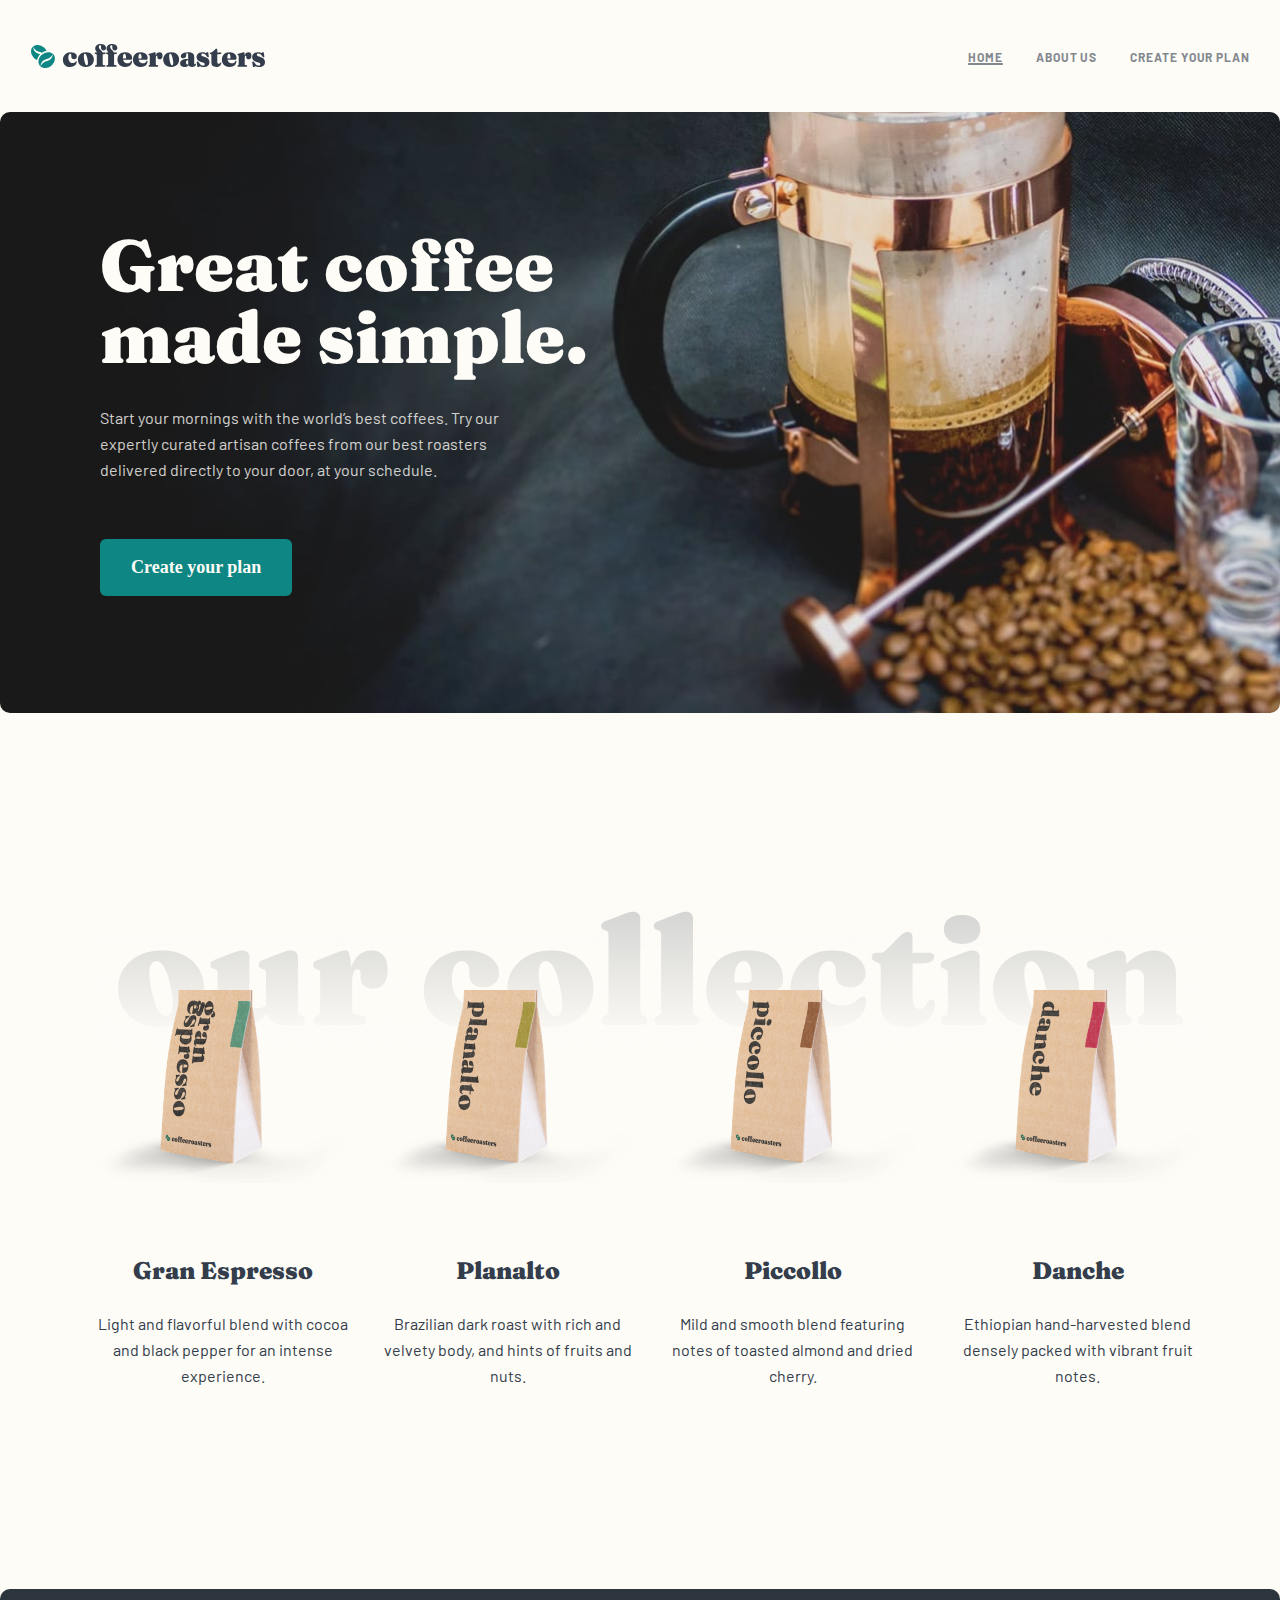
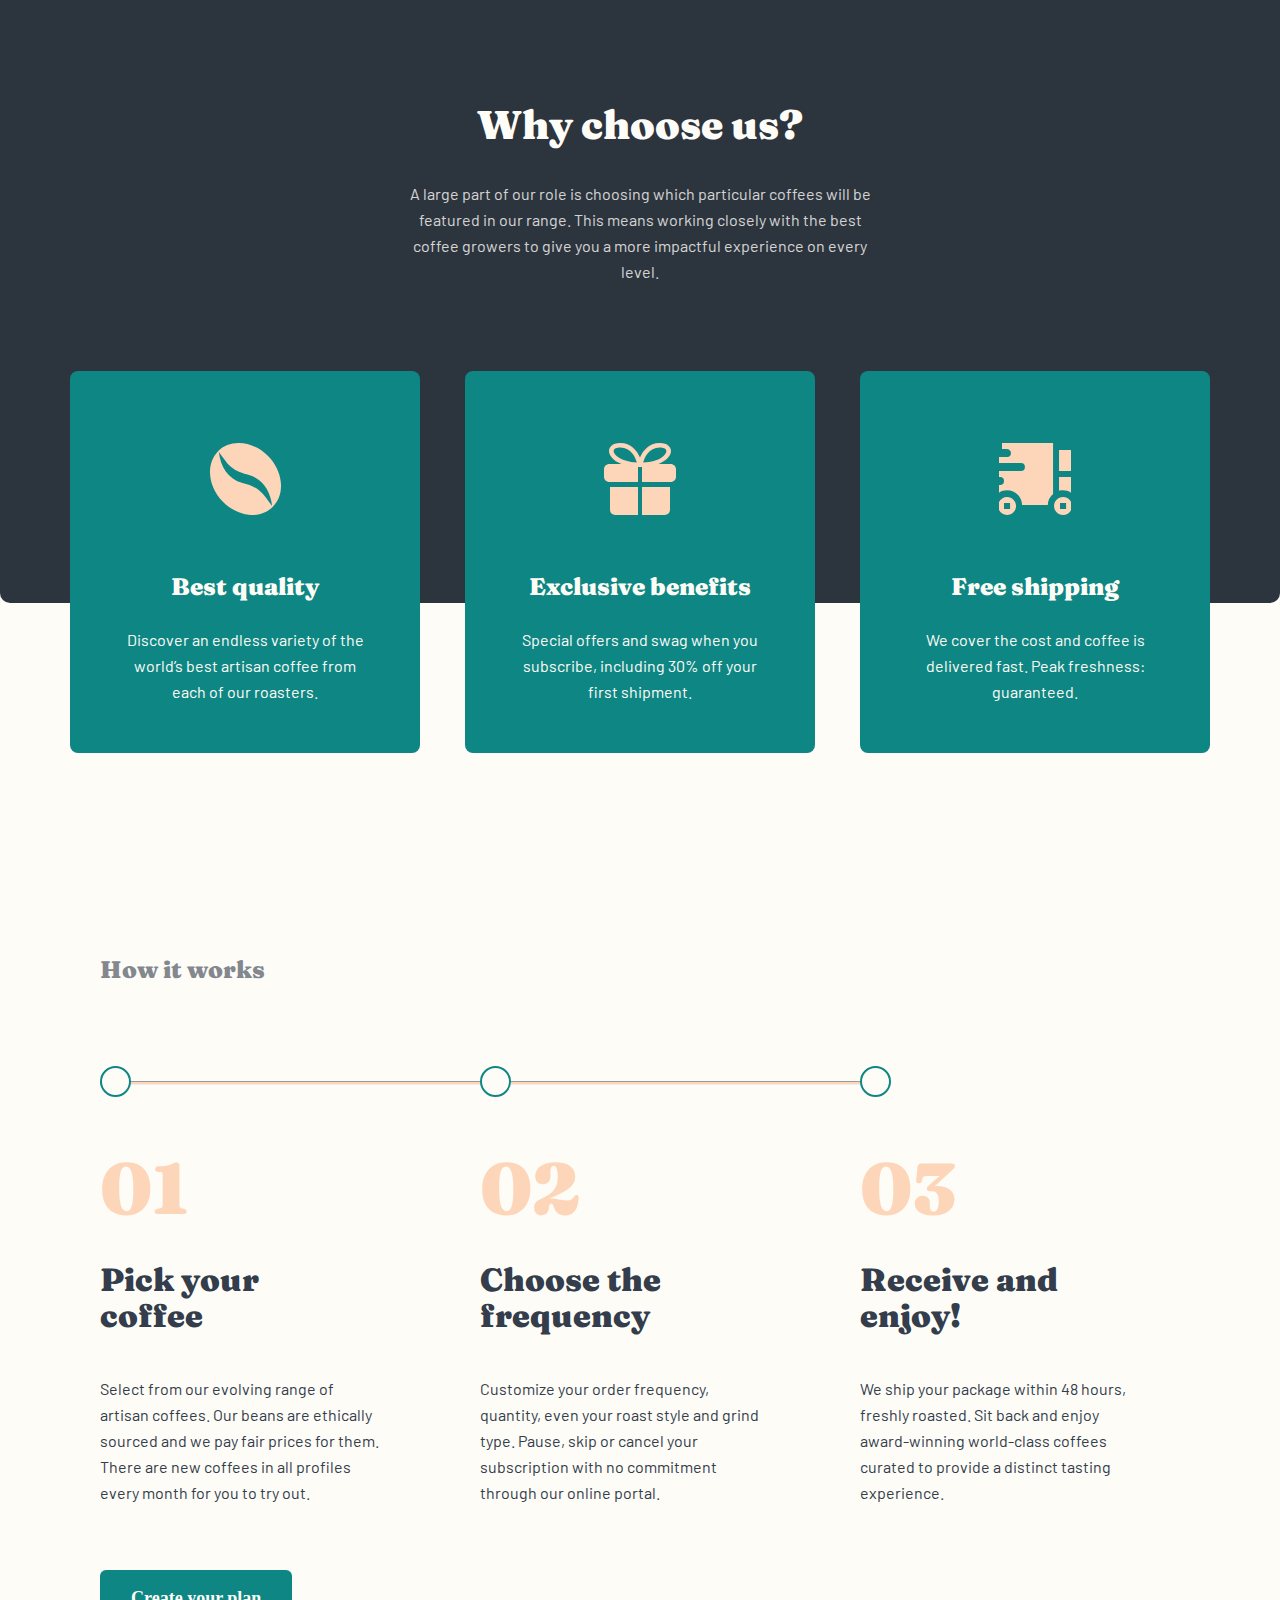
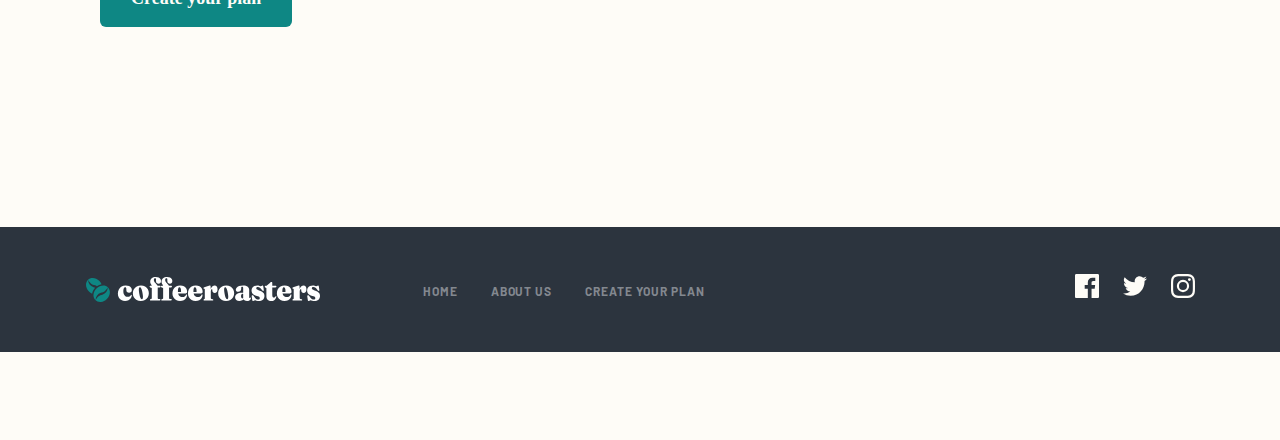
<file: index.html>
<!DOCTYPE html>
<html lang="en">
  <head>
    <meta charset="UTF-8" />
    <meta name="viewport" content="width=device-width, initial-scale=1.0" />
    <title>Coffeeroasters | Home</title>
    <link
    rel="shortcut icon"
    href="../images/mug-hot-solid.svg"
    type="image/x-icon"
  />
    <link rel="stylesheet" href="./css/normalize.css" />
    <link rel="stylesheet" href="./css/global.css" />
    <link rel="stylesheet" href="./css/home.css" />
  </head>
  <body>
    <!-- HEADER START -->
    <header class="header">
      <div class="header__container container">
        <!-- LOGO -->
        <a class="site-logo" href="./index.html">
          <img
            class="site-logo__image"
            src="./images/shared/desktop/logo.svg"
            alt="Coffeeroasters logo"
            width="236"
            height="26"
          />
        </a>
        <!-- NAVBAR -->
        <nav class="sitenav">
          <ul class="sitenav__list">
            <li class="sitenav__item">
              <a class="sitenav__link" id="active" href="./index.html">HOME</a>
            </li>
            <li class="sitenav__item">
              <a class="sitenav__link" href="./pages/about.html">ABOUT US</a>
            </li>
            <li class="sitenav__item">
              <a class="sitenav__link" href="./pages/subscribe.html"
                >Create your plan</a
              >
            </li>
          </ul>
        </nav>
      </div>
    </header>
    <!-- HEADER END -->

    <!-- MAIN START -->
    <main class="main">
      <section class="hero">
        <div class="hero__container container">
          <h1 class="hero__title">Great coffee made simple.</h1>
          <p class="hero__description">
            Start your mornings with the world’s best coffees. Try our expertly
            curated artisan coffees from our best roasters delivered directly to
            your door, at your schedule.
          </p>
          <a class="hero__btn btn" href="./pages/subscribe.html"
            >Create your plan</a
          >
        </div>
      </section>
      <section class="features">
        <div class="features__container container">
          <img src="./images/home/desktop/collection.png" alt="" />
          <ul class="features__list">
            <li class="features__item">
              <img
                class="features__item-img"
                src="./images/home/desktop/image-gran-espresso.png"
                alt="image-gran-espresso"
                width="255"
                height="193"
              />
              <h4 class="features__item-title">Gran Espresso</h4>
              <p class="features__item-text">
                Light and flavorful blend with cocoa and black pepper for an
                intense experience.
              </p>
            </li>
            <li class="features__item">
              <img
                class="features__item-img"
                src="./images/home/desktop/image-planalto.png"
                alt="image-planalto planalto"
                width="255"
                height="193"
              />
              <h4 class="features__item-title">Planalto</h4>
              <p class="features__item-text">
                Brazilian dark roast with rich and velvety body, and hints of
                fruits and nuts.
              </p>
            </li>
            <li class="features__item">
              <img
                class="features__item-img"
                src="./images/home/desktop/image-piccollo.png"
                alt="image-piccollo"
                width="255"
                height="193"
              />
              <h4 class="features__item-title">Piccollo</h4>
              <p class="features__item-text">
                Mild and smooth blend featuring notes of toasted almond and
                dried cherry.
              </p>
            </li>
            <li class="features__item">
              <img
                class="features__item-img"
                src="./images/home/desktop/image-danche.png"
                alt="image-danche"
                width="255"
                height="193"
              />
              <h4 class="features__item-title">Danche</h4>
              <p class="features__item-text">
                Ethiopian hand-harvested blend densely packed with vibrant fruit
                notes.
              </p>
            </li>
          </ul>
        </div>
      </section>

      <section class="promo">
        <div class="promo__container container">
          <h2 class="promo__title">Why choose us?</h2>
          <p class="promo__text">
            A large part of our role is choosing which particular coffees will
            be featured in our range. This means working closely with the best
            coffee growers to give you a more impactful experience on every
            level.
          </p>
          <ul class="promo__list">
            <li class="promo__item">
              <img
                class="promo__img"
                src="./images/home/desktop/icon-coffee-bean.svg"
                alt="icon-coffee-bean"
                width="72"
                height="72"
              />
              <h4 class="promo__item-title">Best quality</h4>
              <p class="promo__item-text">
                Discover an endless variety of the world’s best artisan coffee
                from each of our roasters.
              </p>
            </li>
            <li class="promo__item">
              <img
                class="promo__img"
                src="./images/home/desktop/icon-gift.svg"
                alt="icon-gift"
                width="72"
                height="72"
              />
              <h4 class="promo__item-title">Exclusive benefits</h4>
              <p class="promo__item-text">
                Special offers and swag when you subscribe, including 30% off
                your first shipment.
              </p>
            </li>
            <li class="promo__item">
              <img
                class="promo__img"
                src="./images/home/desktop/icon-truck.svg"
                alt="icon-truck"
                width="72"
                height="72"
              />
              <h4 class="promo__item-title">Free shipping</h4>
              <p class="promo__item-text">
                We cover the cost and coffee is delivered fast. Peak freshness:
                guaranteed.
              </p>
            </li>
          </ul>
        </div>
      </section>
      <section class="works">
        <div class="works__container container">
          <h4 class="works__title">How it works</h4>
          <div class="works__box">
            <div class="works__box-img">
              <img
                src="./images/home/desktop/circle.svg"
                alt="circle-img"
                width="31"
                height="31"
              />
              <img
                src="./images/home/desktop/circle.svg"
                alt="circle-img"
                width="31"
                height="31"
              />
              <img
                src="./images/home/desktop/circle.svg"
                alt="circle-img"
                width="31"
                height="31"
              />
            </div>
            <hr class="works__box-line" />
          </div>
          <ul class="works__list">
            <li class="works__item">
              <h2 class="works__item-number">01</h2>
              <h3 class="works__item-title">Pick your coffee</h3>
              <p class="works__item-text">
                Select from our evolving range of artisan coffees. Our beans are
                ethically sourced and we pay fair prices for them. There are new
                coffees in all profiles every month for you to try out.
              </p>
            </li>
            <li class="works__item">
              <h2 class="works__item-number">02</h2>
              <h3 class="works__item-title">Choose the frequency</h3>
              <p class="works__item-text">
                Customize your order frequency, quantity, even your roast style
                and grind type. Pause, skip or cancel your subscription with no
                commitment through our online portal.
              </p>
            </li>
            <li class="works__item">
              <h2 class="works__item-number">03</h2>
              <h3 class="works__item-title">Receive and enjoy!</h3>
              <p class="works__item-text">
                We ship your package within 48 hours, freshly roasted. Sit back
                and enjoy award-winning world-class coffees curated to provide a
                distinct tasting experience.
              </p>
            </li>
          </ul>
          <a class="hero__btn btn" href="./pages/subscribe.html"
          >Create your plan</a

        </div>
      </section>
    </main>
    <!-- MAIN END -->

    <!-- FOOTER START -->
    <footer class="footer">
      <div class="footer__container container">
        <!-- LOGO -->
        <a class="site-logo" href="./index.html">
          <img
            class="site-logo__image"
            src="./images/shared/desktop/logo-white.svg"
            alt="Coffeeroasters logo"
            width="236"
            height="26"
          />
        </a>
        <nav class="sitenav footer-sitenav">
          <ul class="sitenav__list">
            <li class="sitenav__item">
              <a class="sitenav__link" href="">HOME</a>
            </li>
            <li class="sitenav__item">
              <a class="sitenav__link" href="">ABOUT US</a>
            </li>
            <li class="sitenav__item">
              <a class="sitenav__link" href="">Create your plan</a>
            </li>
          </ul>
        </nav>

        <!-- SOCIALS -->
        <ul class="footer__socials-list">
          <li class="footer__socials-item">
            <a class="footer__socials-link" href="">
              <svg xmlns="http://www.w3.org/2000/svg" width="24" height="24">
                <path
                  fill="#FEFCF7"
                  d="M22.675 0H1.325C.593 0 0 .593 0 1.325v21.351C0 23.407.593 24 1.325 24H12.82v-9.294H9.692v-3.622h3.128V8.413c0-3.1 1.893-4.788 4.659-4.788 1.325 0 2.463.099 2.795.143v3.24l-1.918.001c-1.504 0-1.795.715-1.795 1.763v2.313h3.587l-.467 3.622h-3.12V24h6.116c.73 0 1.323-.593 1.323-1.325V1.325C24 .593 23.407 0 22.675 0z"
                />
              </svg>
            </a>
          </li>
          <li class="footer__socials-item">
            <a class="footer__socials-link" href="">
              <svg xmlns="http://www.w3.org/2000/svg" width="24" height="20">
                <path
                  fill="#FEFCF7"
                  d="M24 2.557a9.83 9.83 0 01-2.828.775A4.932 4.932 0 0023.337.608a9.864 9.864 0 01-3.127 1.195A4.916 4.916 0 0016.616.248c-3.179 0-5.515 2.966-4.797 6.045A13.978 13.978 0 011.671 1.149a4.93 4.93 0 001.523 6.574 4.903 4.903 0 01-2.229-.616c-.054 2.281 1.581 4.415 3.949 4.89a4.935 4.935 0 01-2.224.084 4.928 4.928 0 004.6 3.419A9.9 9.9 0 010 17.54a13.94 13.94 0 007.548 2.212c9.142 0 14.307-7.721 13.995-14.646A10.025 10.025 0 0024 2.557z"
                />
              </svg>
            </a>
          </li>
          <li class="footer__socials-item">
            <a class="footer__socials-link" href="">
              <svg xmlns="http://www.w3.org/2000/svg" width="24" height="24">
                <path
                  fill="#FEFCF7"
                  d="M12 2.163c3.204 0 3.584.012 4.85.07 3.252.148 4.771 1.691 4.919 4.919.058 1.265.069 1.645.069 4.849 0 3.205-.012 3.584-.069 4.849-.149 3.225-1.664 4.771-4.919 4.919-1.266.058-1.644.07-4.85.07-3.204 0-3.584-.012-4.849-.07-3.26-.149-4.771-1.699-4.919-4.92-.058-1.265-.07-1.644-.07-4.849 0-3.204.013-3.583.07-4.849.149-3.227 1.664-4.771 4.919-4.919 1.266-.057 1.645-.069 4.849-.069zM12 0C8.741 0 8.333.014 7.053.072 2.695.272.273 2.69.073 7.052.014 8.333 0 8.741 0 12c0 3.259.014 3.668.072 4.948.2 4.358 2.618 6.78 6.98 6.98C8.333 23.986 8.741 24 12 24c3.259 0 3.668-.014 4.948-.072 4.354-.2 6.782-2.618 6.979-6.98.059-1.28.073-1.689.073-4.948 0-3.259-.014-3.667-.072-4.947-.196-4.354-2.617-6.78-6.979-6.98C15.668.014 15.259 0 12 0zm0 5.838a6.162 6.162 0 100 12.324 6.162 6.162 0 000-12.324zM12 16a4 4 0 110-8 4 4 0 010 8zm6.406-11.845a1.44 1.44 0 100 2.881 1.44 1.44 0 000-2.881z"
                />
              </svg>
            </a>
          </li>
        </ul>
      </div>
    </footer>
    <!-- FOOTER END -->
  </body>
</html>
</file>
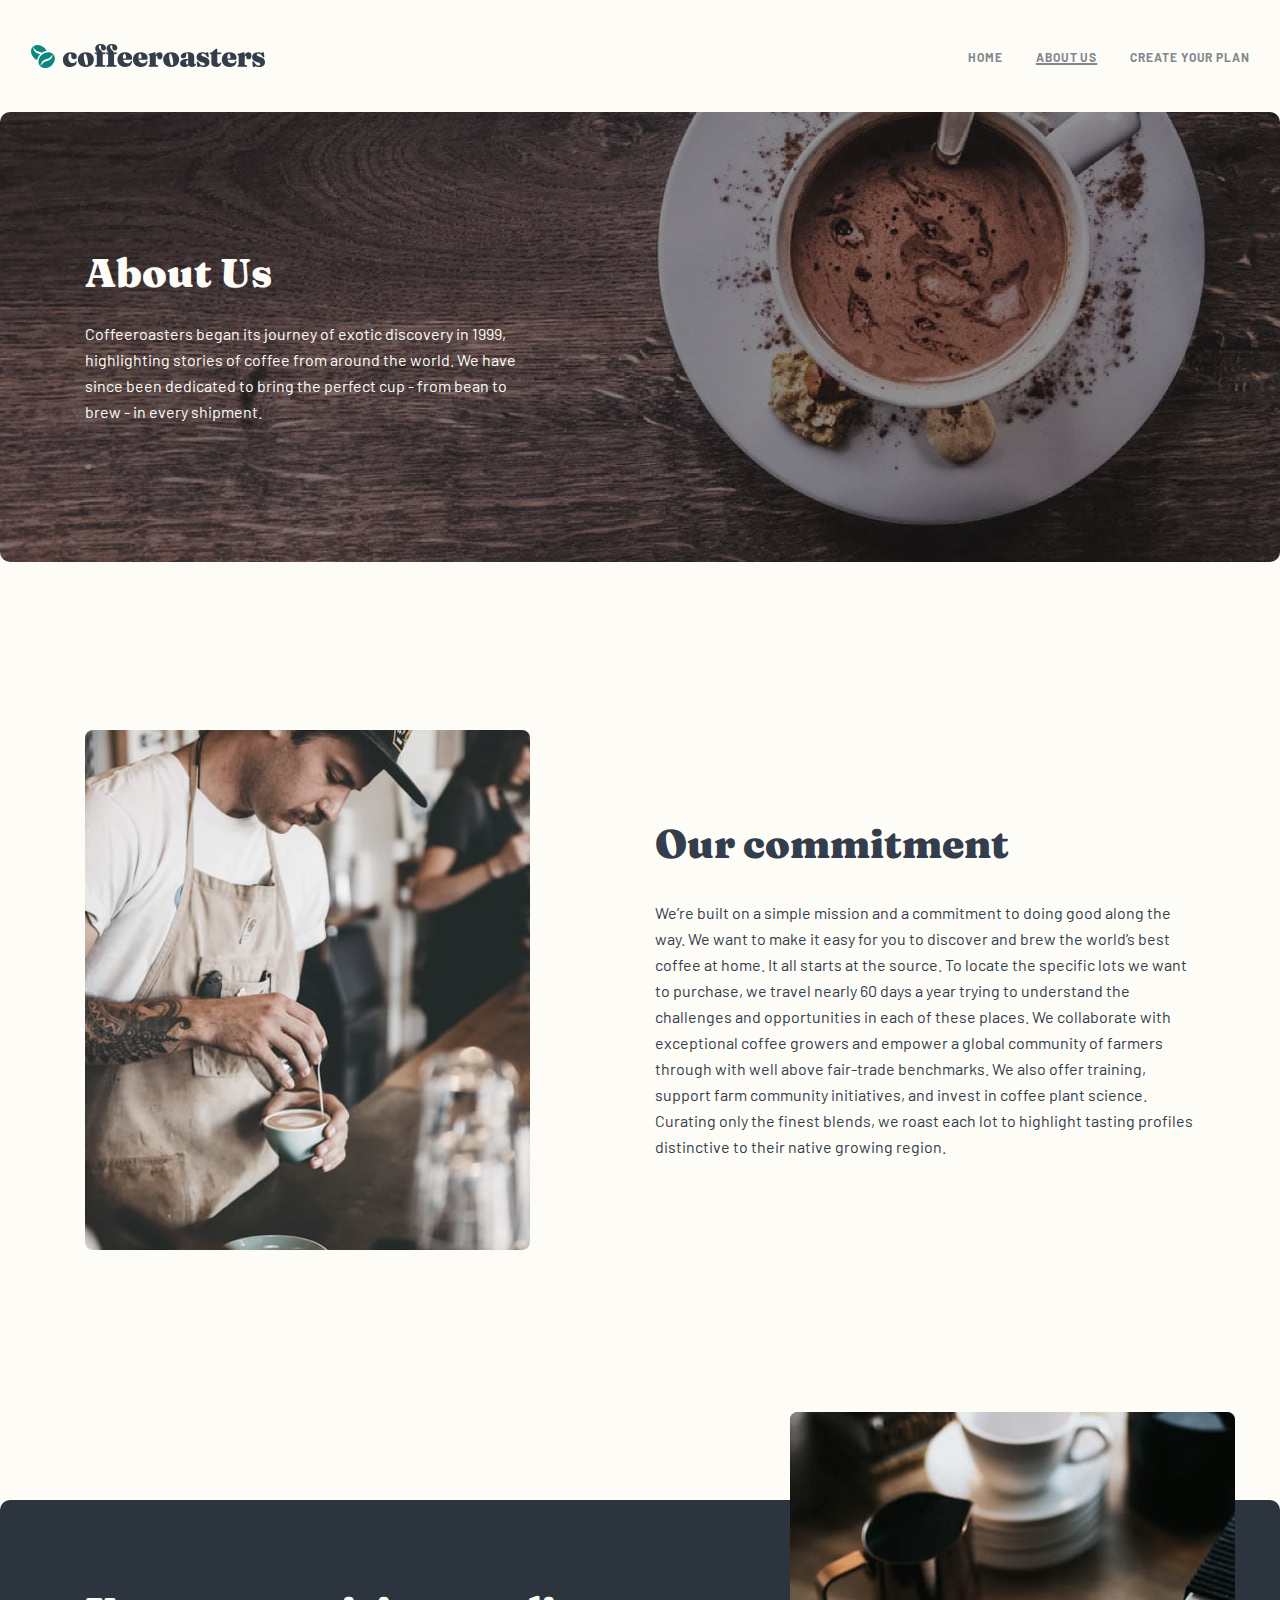
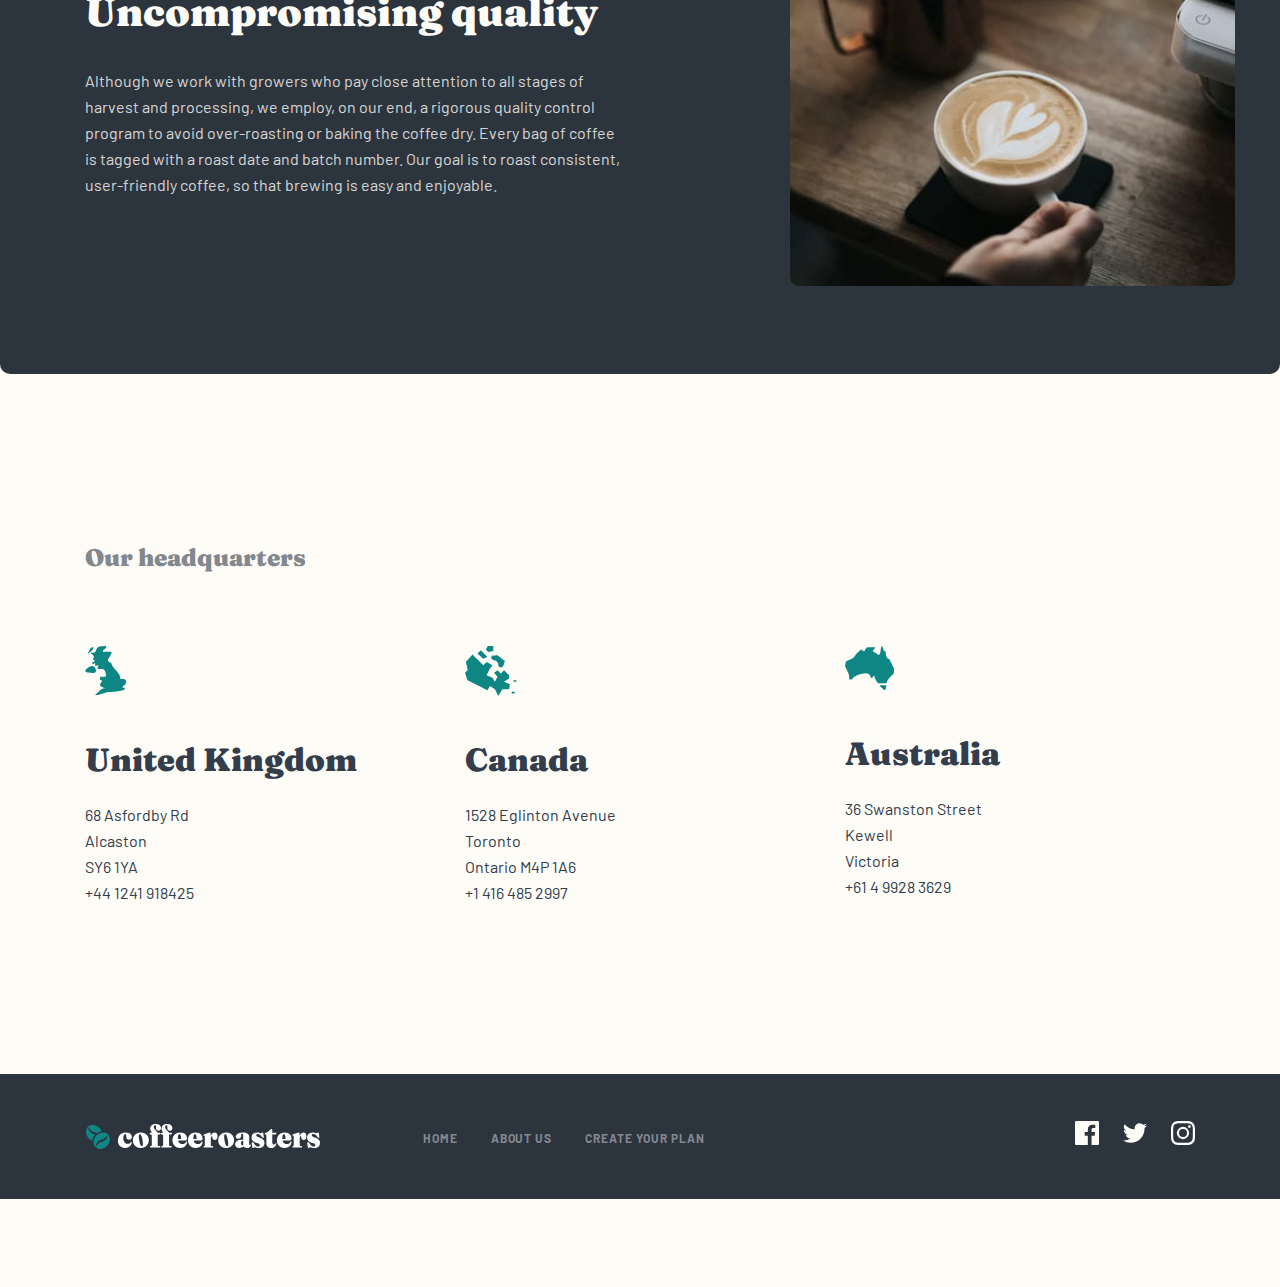
<file: pages/about.html>
<!DOCTYPE html>
<html lang="en">
  <head>
    <meta charset="UTF-8" />
    <meta name="viewport" content="width=device-width, initial-scale=1.0" />
    <title>Coffeeroasters | About</title>
    <link
      rel="shortcut icon"
      href="../images/mug-hot-solid.svg"
      type="image/x-icon"
    />
    <link rel="stylesheet" href="../css/normalize.css" />
    <link rel="stylesheet" href="../css/global.css" />
    <link rel="stylesheet" href="../css/about.css" />
  </head>
  <body>
    <!-- HEADER START -->
    <header class="header">
      <div class="header__container container">
        <!-- LOGO -->
        <a class="site-logo" href="../index.html">
          <img
            class="site-logo__image"
            src="../images/shared/desktop/logo.svg"
            alt="Coffeeroasters logo"
            width="236"
            height="26"
          />
        </a>
        <!-- NAVBAR -->
        <nav class="sitenav">
          <ul class="sitenav__list">
            <li class="sitenav__item">
              <a class="sitenav__link" href="../index.html">HOME</a>
            </li>
            <li class="sitenav__item">
              <a class="sitenav__link" id="active" href="./about.html"
                >ABOUT US</a
              >
            </li>
            <li class="sitenav__item">
              <a class="sitenav__link" href="./subscribe.html"
                >Create your plan</a
              >
            </li>
          </ul>
        </nav>
      </div>
    </header>
    <!-- HEADER END -->

    <!-- MAIN START -->
    <main class="main">
      <section class="hero">
        <div class="hero__container container">
          <div class="hero__content">
            <h2 class="hero__title">About Us</h2>
            <p class="hero__description">
              Coffeeroasters began its journey of exotic discovery in 1999,
              highlighting stories of coffee from around the world. We have
              since been dedicated to bring the perfect cup - from bean to brew
              - in every shipment.
            </p>
          </div>
        </div>
      </section>

      <section class="features">
        <div class="features__container container">
          <img
            class="features__img"
            src="../images/about/desktop/image-commitment.jpg"
            alt="img"
          />
          <div class="features__content">
            <h2 class="features__content-title">Our commitment</h2>
            <p class="features__content-text">
              We’re built on a simple mission and a commitment to doing good
              along the way. We want to make it easy for you to discover and
              brew the world’s best coffee at home. It all starts at the source.
              To locate the specific lots we want to purchase, we travel nearly
              60 days a year trying to understand the challenges and
              opportunities in each of these places. We collaborate with
              exceptional coffee growers and empower a global community of
              farmers through with well above fair-trade benchmarks. We also
              offer training, support farm community initiatives, and invest in
              coffee plant science. Curating only the finest blends, we roast
              each lot to highlight tasting profiles distinctive to their native
              growing region.
            </p>
          </div>
        </div>
      </section>

      <section class="quality">
        <div class="quality__container container">
          <div class="quality__content">
            <h2 class="quality__content-title">Uncompromising quality</h2>
            <p class="quality__text">
              Although we work with growers who pay close attention to all
              stages of harvest and processing, we employ, on our end, a
              rigorous quality control program to avoid over-roasting or baking
              the coffee dry. Every bag of coffee is tagged with a roast date
              and batch number. Our goal is to roast consistent, user-friendly
              coffee, so that brewing is easy and enjoyable.
            </p>
          </div>
          <img
            class="quality__img"
            src="../images/about/desktop/image-quality.jpg"
            alt=""
          />
        </div>
      </section>

      <section class="promo">
        <div class="promo__container container">
          <h4 class="promo__title">Our headquarters</h4>
          <ul class="promo__list">
            <li class="promo__item">
              <img
                class="promo__item-img"
                src="../images/about/desktop/illustration-uk.svg"
                alt="Great Britain map img"
              />
              <address>
                <h3 class="promo__item-title">United Kingdom</h3>
                <p class="promo__item-text">
                  68 Asfordby Rd <br />
                  Alcaston <br />
                  SY6 1YA <br />
                </p>
                <a class="promo__phone" href="tel:+441241918425"
                  >+44 1241 918425</a
                >
              </address>
            </li>
            <li class="promo__item">
              <img
                class="promo__item-img"
                src="../images/about/desktop/illustration-canada.svg"
                alt="Canada map img"
              />
              <address>
                <h3 class="promo__item-title">Canada</h3>
                <p class="promo__item-text">
                  1528 Eglinton Avenue <br />
                  Toronto <br />
                  Ontario M4P 1A6 <br />
                </p>
                <a class="promo__phone" href="tel:+14164852997"
                  >+1 416 485 2997</a
                >
              </address>
            </li>
            <li class="promo__item">
              <img
                class="promo__item-img"
                src="../images/about/desktop/illustration-australia.svg"
                alt="Australia map img"
              />
              <address>
                <h3 class="promo__item-title">Australia</h3>
                <p class="promo__item-text">
                  36 Swanston Street <br />
                  Kewell <br />
                  Victoria <br />
                </p>
                <a class="promo__phone" href="tel:+61499283629"
                  >+61 4 9928 3629</a
                >
              </address>
            </li>
          </ul>
        </div>
      </section>
    </main>
    <!-- MAIN END -->

    <!-- FOOTER START -->
    <footer class="footer">
      <div class="footer__container container">
        <!-- LOGO -->
        <a class="site-logo" href="./about.html">
          <img
            class="site-logo__image"
            src="../images/shared/desktop/logo-white.svg"
            alt="Coffeeroasters logo"
            width="236"
            height="26"
          />
        </a>
        <nav class="sitenav footer-sitenav">
          <ul class="sitenav__list">
            <li class="sitenav__item">
              <a class="sitenav__link" href="../index.html">HOME</a>
            </li>
            <li class="sitenav__item">
              <a class="sitenav__link" href="./about.html">ABOUT US</a>
            </li>
            <li class="sitenav__item">
              <a class="sitenav__link" href="./subscribe.html"
                >Create your plan</a
              >
            </li>
          </ul>
        </nav>

        <!-- SOCIALS -->
        <ul class="footer__socials-list">
          <li class="footer__socials-item">
            <a class="footer__socials-link" href="">
              <svg xmlns="http://www.w3.org/2000/svg" width="24" height="24">
                <path
                  fill="#FEFCF7"
                  d="M22.675 0H1.325C.593 0 0 .593 0 1.325v21.351C0 23.407.593 24 1.325 24H12.82v-9.294H9.692v-3.622h3.128V8.413c0-3.1 1.893-4.788 4.659-4.788 1.325 0 2.463.099 2.795.143v3.24l-1.918.001c-1.504 0-1.795.715-1.795 1.763v2.313h3.587l-.467 3.622h-3.12V24h6.116c.73 0 1.323-.593 1.323-1.325V1.325C24 .593 23.407 0 22.675 0z"
                />
              </svg>
            </a>
          </li>
          <li class="footer__socials-item">
            <a class="footer__socials-link" href="">
              <svg xmlns="http://www.w3.org/2000/svg" width="24" height="20">
                <path
                  fill="#FEFCF7"
                  d="M24 2.557a9.83 9.83 0 01-2.828.775A4.932 4.932 0 0023.337.608a9.864 9.864 0 01-3.127 1.195A4.916 4.916 0 0016.616.248c-3.179 0-5.515 2.966-4.797 6.045A13.978 13.978 0 011.671 1.149a4.93 4.93 0 001.523 6.574 4.903 4.903 0 01-2.229-.616c-.054 2.281 1.581 4.415 3.949 4.89a4.935 4.935 0 01-2.224.084 4.928 4.928 0 004.6 3.419A9.9 9.9 0 010 17.54a13.94 13.94 0 007.548 2.212c9.142 0 14.307-7.721 13.995-14.646A10.025 10.025 0 0024 2.557z"
                />
              </svg>
            </a>
          </li>
          <li class="footer__socials-item">
            <a class="footer__socials-link" href="">
              <svg xmlns="http://www.w3.org/2000/svg" width="24" height="24">
                <path
                  fill="#FEFCF7"
                  d="M12 2.163c3.204 0 3.584.012 4.85.07 3.252.148 4.771 1.691 4.919 4.919.058 1.265.069 1.645.069 4.849 0 3.205-.012 3.584-.069 4.849-.149 3.225-1.664 4.771-4.919 4.919-1.266.058-1.644.07-4.85.07-3.204 0-3.584-.012-4.849-.07-3.26-.149-4.771-1.699-4.919-4.92-.058-1.265-.07-1.644-.07-4.849 0-3.204.013-3.583.07-4.849.149-3.227 1.664-4.771 4.919-4.919 1.266-.057 1.645-.069 4.849-.069zM12 0C8.741 0 8.333.014 7.053.072 2.695.272.273 2.69.073 7.052.014 8.333 0 8.741 0 12c0 3.259.014 3.668.072 4.948.2 4.358 2.618 6.78 6.98 6.98C8.333 23.986 8.741 24 12 24c3.259 0 3.668-.014 4.948-.072 4.354-.2 6.782-2.618 6.979-6.98.059-1.28.073-1.689.073-4.948 0-3.259-.014-3.667-.072-4.947-.196-4.354-2.617-6.78-6.979-6.98C15.668.014 15.259 0 12 0zm0 5.838a6.162 6.162 0 100 12.324 6.162 6.162 0 000-12.324zM12 16a4 4 0 110-8 4 4 0 010 8zm6.406-11.845a1.44 1.44 0 100 2.881 1.44 1.44 0 000-2.881z"
                />
              </svg>
            </a>
          </li>
        </ul>
      </div>
    </footer>
    <!-- FOOTER END -->
  </body>
</html>
</file>
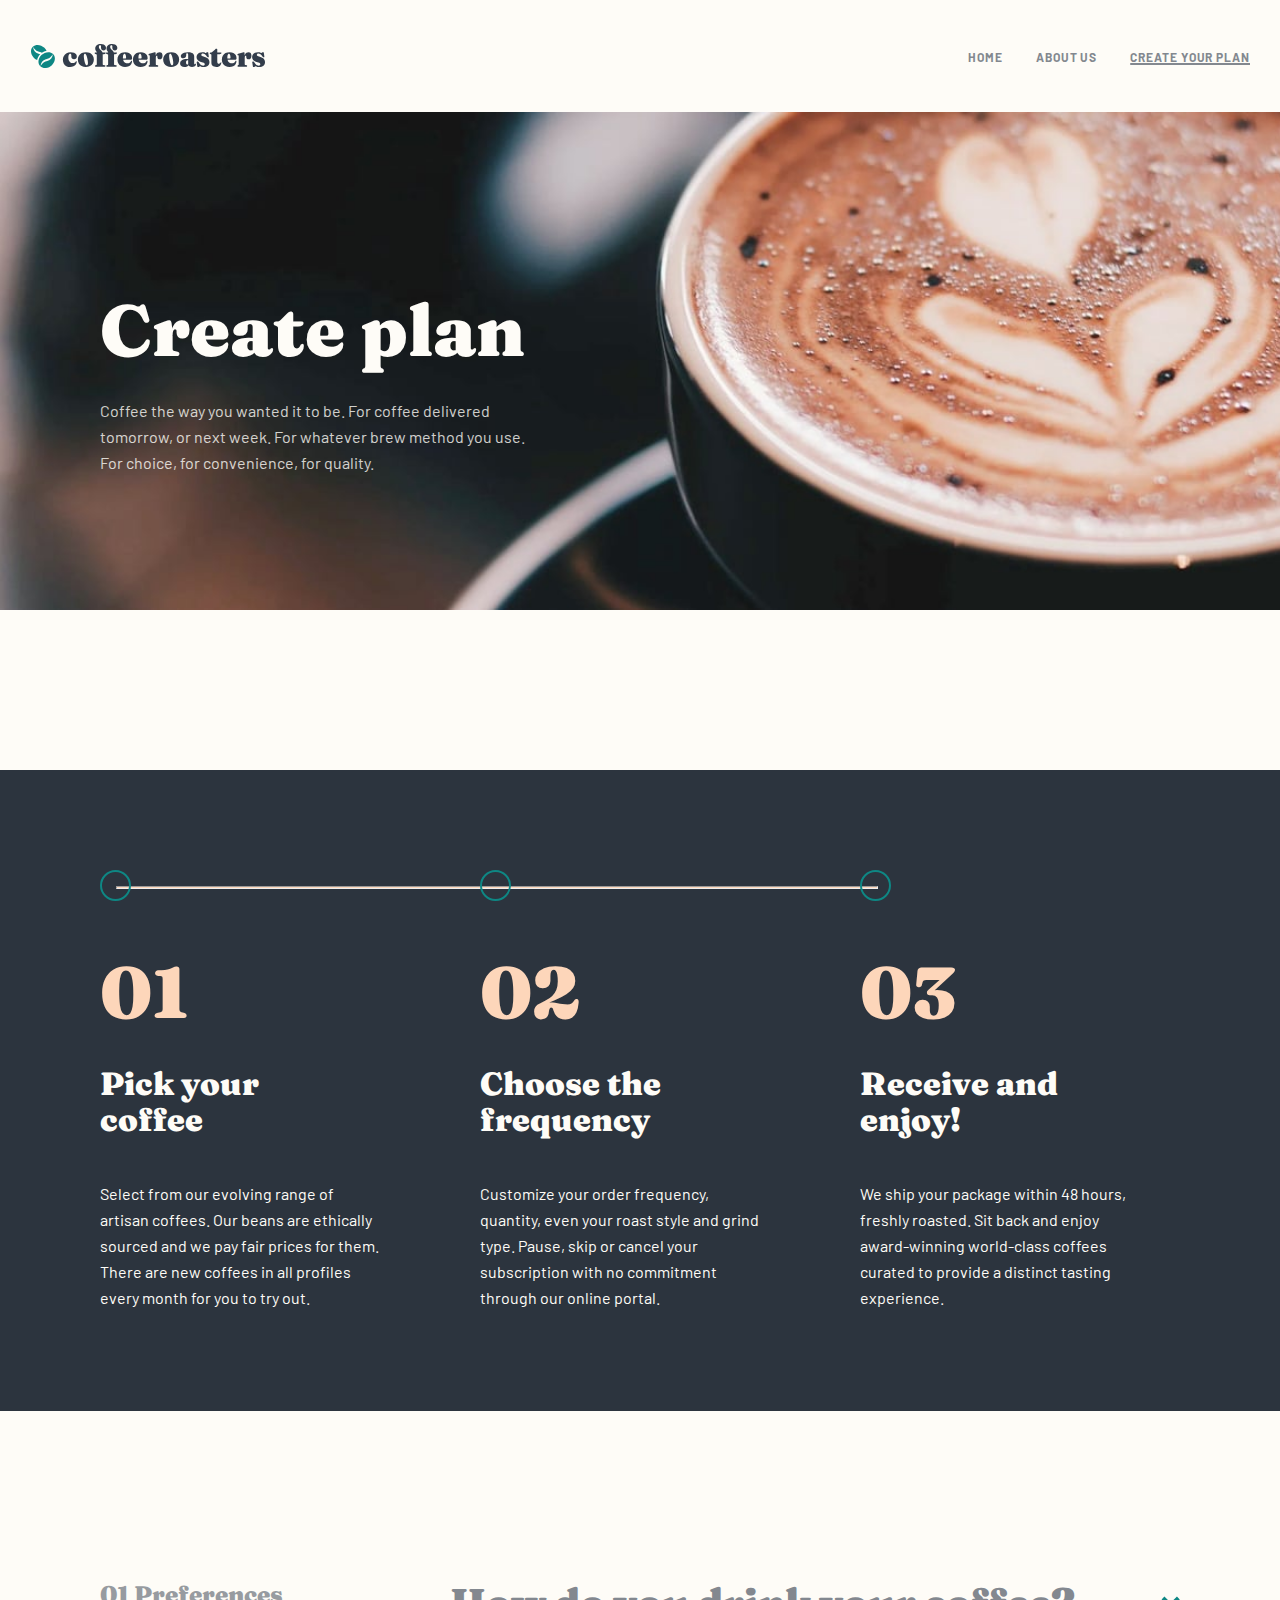
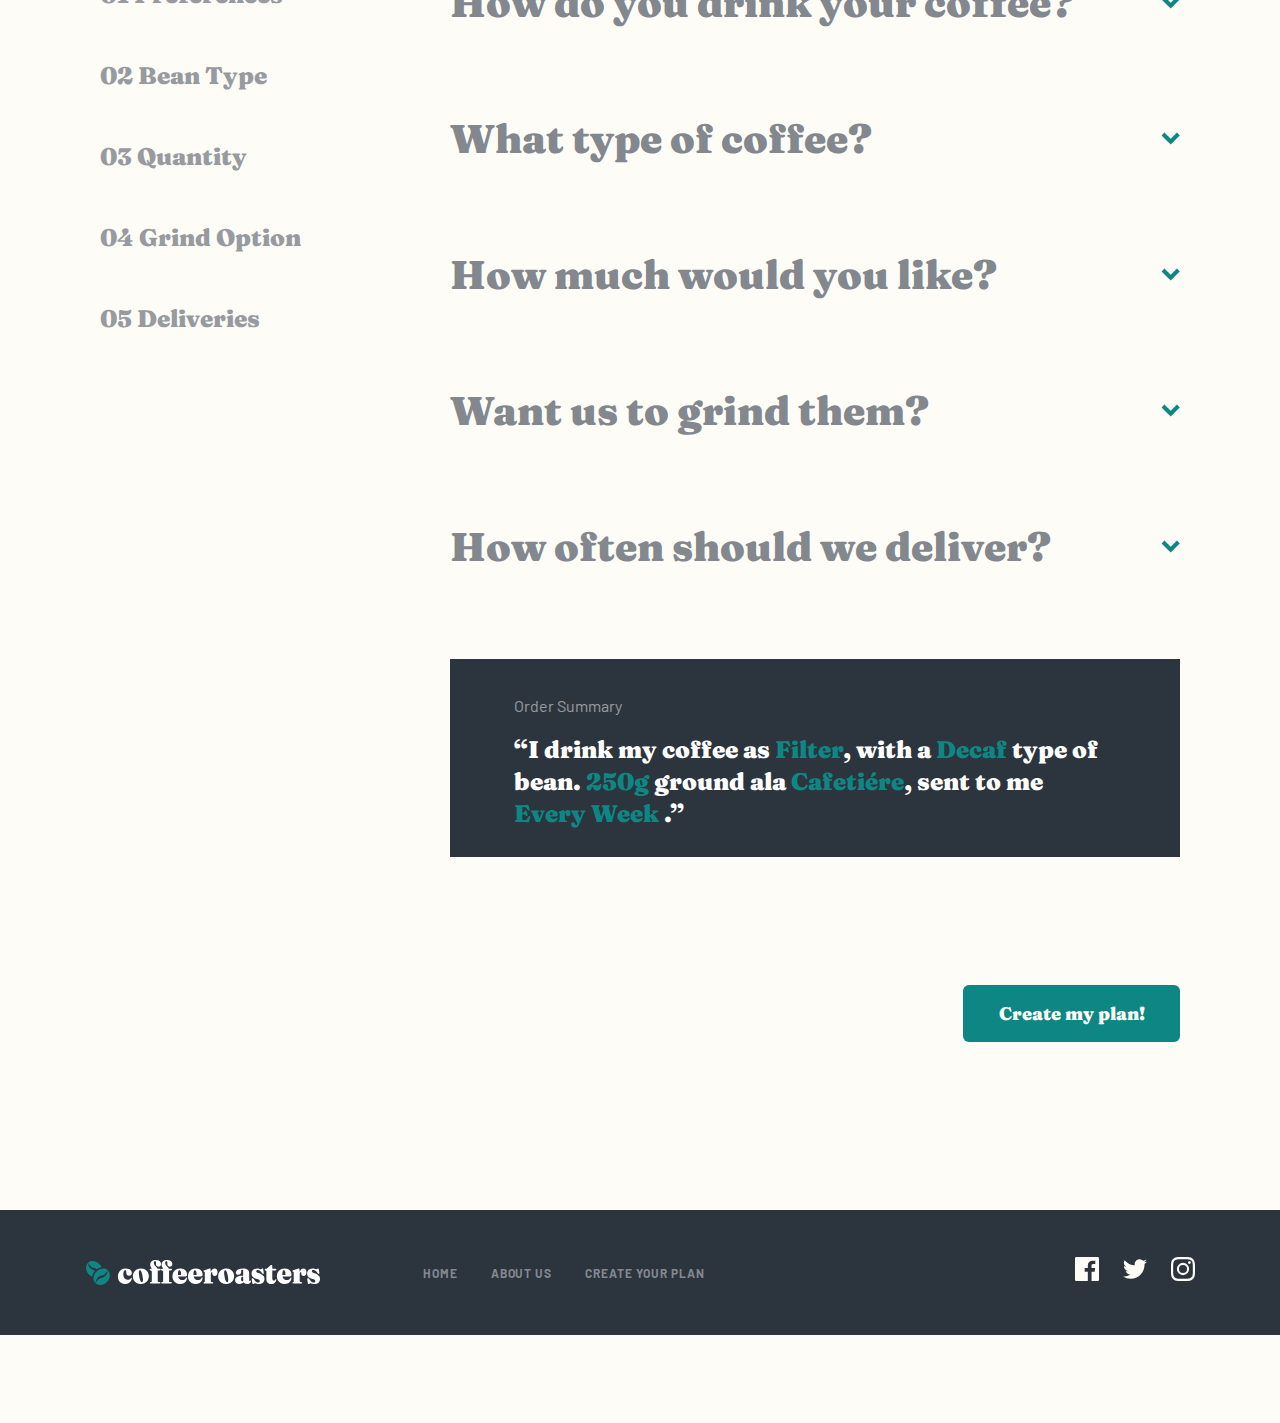
<file: pages/subscribe.html>
<!DOCTYPE html>
<html lang="en">
  <head>
    <meta charset="UTF-8" />
    <meta name="viewport" content="width=device-width, initial-scale=1.0" />
    <title>Coffeeroasters | Subscribe</title>
    <link
      rel="shortcut icon"
      href="../images/mug-hot-solid.svg"
      type="image/x-icon"
    />
    <link rel="stylesheet" href="../css/normalize.css" />
    <link rel="stylesheet" href="../css/global.css" />
    <link rel="stylesheet" href="../css/subscribe.css" />
  </head>
  <body>
    <!-- HEADER START -->
    <header class="header">
      <div class="header__container container">
        <!-- LOGO -->
        <a class="site-logo" href="../index.html">
          <img
            class="site-logo__image"
            src="../images/shared/desktop/logo.svg"
            alt="Coffeeroasters logo"
            width="236"
            height="26"
          />
        </a>
        <!-- NAVBAR -->
        <nav class="sitenav">
          <ul class="sitenav__list">
            <li class="sitenav__item">
              <a class="sitenav__link" href="../index.html">HOME</a>
            </li>
            <li class="sitenav__item">
              <a class="sitenav__link" href="./about.html">ABOUT US</a>
            </li>
            <li class="sitenav__item">
              <a class="sitenav__link" id="active" href="./subscribe.html"
                >Create your plan</a
              >
            </li>
          </ul>
        </nav>
      </div>
    </header>
    <!-- HEADER END -->

    <!-- MAIN START -->
    <main class="main">
      <section class="hero">
        <div class="hero__container container">
          <h1 class="hero__title">Create plan</h1>
          <p class="hero__text">
            Coffee the way you wanted it to be. For coffee delivered tomorrow,
            or next week. For whatever brew method you use. For choice, for
            convenience, for quality.
          </p>
        </div>
      </section>
      <section class="works">
        <div class="works__container container">
          <div class="works__box">
            <div class="works__box-img">
              <img
                src="../images/plan/desktop/circle.svg"
                alt="circle-img"
                width="31"
                height="31"
              />
              <img
                src="../images/plan/desktop/circle.svg"
                alt="circle-img"
                width="31"
                height="31"
              />
              <img
                src="../images/plan/desktop/circle.svg"
                alt="circle-img"
                width="31"
                height="31"
              />
            </div>
            <hr class="works__box-line" />
          </div>
          <ul class="works__list">
            <li class="works__item">
              <h2 class="works__item-number">01</h2>
              <h3 class="works__item-title">Pick your coffee</h3>
              <p class="works__item-text">
                Select from our evolving range of artisan coffees. Our beans are
                ethically sourced and we pay fair prices for them. There are new
                coffees in all profiles every month for you to try out.
              </p>
            </li>
            <li class="works__item">
              <h2 class="works__item-number">02</h2>
              <h3 class="works__item-title">Choose the frequency</h3>
              <p class="works__item-text">
                Customize your order frequency, quantity, even your roast style
                and grind type. Pause, skip or cancel your subscription with no
                commitment through our online portal.
              </p>
            </li>
            <li class="works__item">
              <h2 class="works__item-number">03</h2>
              <h3 class="works__item-title">Receive and enjoy!</h3>
              <p class="works__item-text">
                We ship your package within 48 hours, freshly roasted. Sit back
                and enjoy award-winning world-class coffees curated to provide a
                distinct tasting experience.
              </p>
            </li>
          </ul>
        </div>
      </section>
      <section class="parents container">
        <div class="child">
          <h4 class="child__title">
            <span class="child__item">01</span>
            Preferences
          </h4>
          <h4 class="child__title">
            <span class="child__item">02</span>
            Bean Type
          </h4>
          <h4 class="child__title">
            <span class="child__item">03</span>
            Quantity
          </h4>
          <h4 class="child__title">
            <span class="child__item">04</span>
            Grind Option
          </h4>
          <h4 class="child__title">
            <span class="child__item">05</span>
            Deliveries
          </h4>
        </div>
        <div class="parents__wrapper">
          <div class="accordion__wrapper">
            <div class="accordion">
              <h2 class="accordion__title">How do you drink your coffee?</h2>
              <svg width="19" height="13" xmlns="http://www.w3.org/2000/svg">
                <path
                  d="M15.949.586l2.828 2.828-9.096 9.096L.586 3.414 3.414.586l6.267 6.267z"
                  fill="#0E8784"
                  fill-rule="nonzero"
                />
              </svg>
            </div>
            <ul class="accordion__list">
              <li class="accordion__item">
                <h4 class="accordion__item-title">Capsule</h4>
                <p class="accordion__item-text">
                  Compatible with Nespresso systems and similar brewers
                </p>
              </li>
              <li class="accordion__item">
                <h4 class="accordion__item-title">Filter</h4>
                <p class="accordion__item-text">
                  For pour over or drip methods like Aeropress, Chemex, and V60
                </p>
              </li>
              <li class="accordion__item">
                <h4 class="accordion__item-title">Espresso</h4>
                <p class="accordion__item-text">
                  Dense and finely ground beans for an intense, flavorful
                  experience
                </p>
              </li>
            </ul>
          </div>

          <div class="accordion__wrapper">
            <div class="accordion">
              <h2 class="accordion__title">What type of coffee?</h2>
              <svg width="19" height="13" xmlns="http://www.w3.org/2000/svg">
                <path
                  d="M15.949.586l2.828 2.828-9.096 9.096L.586 3.414 3.414.586l6.267 6.267z"
                  fill="#0E8784"
                  fill-rule="nonzero"
                />
              </svg>
            </div>
            <ul class="accordion__list">
              <li class="accordion__item">
                <h4 class="accordion__item-title">Single Origin</h4>
                <p class="accordion__item-text">
                  Distinct, high quality coffee from a specific family-owned
                  farm
                </p>
              </li>
              <li class="accordion__item">
                <h4 class="accordion__item-title">Decaf</h4>
                <p class="accordion__item-text">
                  Just like regular coffee, except the caffeine has been removed
                </p>
              </li>
              <li class="accordion__item">
                <h4 class="accordion__item-title">Blended</h4>
                <p class="accordion__item-text">
                  Combination of two or three dark roasted beans of organic
                  coffees
                </p>
              </li>
            </ul>
          </div>

          <div class="accordion__wrapper">
            <div class="accordion">
              <h2 class="accordion__title">How much would you like?</h2>
              <svg width="19" height="13" xmlns="http://www.w3.org/2000/svg">
                <path
                  d="M15.949.586l2.828 2.828-9.096 9.096L.586 3.414 3.414.586l6.267 6.267z"
                  fill="#0E8784"
                  fill-rule="nonzero"
                />
              </svg>
            </div>
            <ul class="accordion__list">
              <li class="accordion__item">
                <h4 class="accordion__item-title">250g</h4>
                <p class="accordion__item-text">
                  Perfect for the solo drinker. Yields about 12 delicious cups.
                </p>
              </li>
              <li class="accordion__item">
                <h4 class="accordion__item-title">500g</h4>
                <p class="accordion__item-text">
                  Perfect option for a couple. Yields about 40 delectable cups.
                </p>
              </li>
              <li class="accordion__item">
                <h4 class="accordion__item-title">1000g</h4>
                <p class="accordion__item-text">
                  Perfect for offices and events. Yields about 90 delightful
                  cups.
                </p>
              </li>
            </ul>
          </div>

          <div class="accordion__wrapper">
            <div class="accordion">
              <h2 class="accordion__title">Want us to grind them?</h2>
              <svg width="19" height="13" xmlns="http://www.w3.org/2000/svg">
                <path
                  d="M15.949.586l2.828 2.828-9.096 9.096L.586 3.414 3.414.586l6.267 6.267z"
                  fill="#0E8784"
                  fill-rule="nonzero"
                />
              </svg>
            </div>
            <ul class="accordion__list">
              <li class="accordion__item">
                <h4 class="accordion__item-title">Wholebean</h4>
                <p class="accordion__item-text">
                  Best choice if you cherish the full sensory experience
                </p>
              </li>
              <li class="accordion__item">
                <h4 class="accordion__item-title">Filter</h4>
                <p class="accordion__item-text">
                  For drip or pour-over coffee methods such as V60 or Aeropress
                </p>
              </li>
              <li class="accordion__item">
                <h4 class="accordion__item-title">Cafetiére</h4>
                <p class="accordion__item-text">
                  Course ground beans specially suited for french press coffee
                </p>
              </li>
            </ul>
          </div>

          <div class="accordion__wrapper">
            <div class="accordion">
              <h2 class="accordion__title">How often should we deliver?</h2>
              <svg width="19" height="13" xmlns="http://www.w3.org/2000/svg">
                <path
                  d="M15.949.586l2.828 2.828-9.096 9.096L.586 3.414 3.414.586l6.267 6.267z"
                  fill="#0E8784"
                  fill-rule="nonzero"
                />
              </svg>
            </div>
            <ul class="accordion__list">
              <li class="accordion__item">
                <h4 class="accordion__item-title">Every week</h4>
                <p class="accordion__item-text">
                  $7.20 per shipment. Includes free first-class shipping.
                </p>
              </li>
              <li class="accordion__item">
                <h4 class="accordion__item-title">Every 2 weeks</h4>
                <p class="accordion__item-text">
                  $9.60 per shipment. Includes free priority shipping.
                </p>
              </li>
              <li class="accordion__item">
                <h4 class="accordion__item-title">Every month</h4>
                <p class="accordion__item-text">
                  $12.00 per shipment. Includes free priority shipping.
                </p>
              </li>
            </ul>
          </div>
          <div class="accordion__answer">
            <p class="accordion__answer-text">Order Summary</p>
            <h4>
              “I drink my coffee as <span>Filter</span>, with a
              <span>Decaf</span> type of bean. <span> 250g</span> ground ala
              <span>Cafetiére</span>, sent to me <span>Every Week</span> .”
            </h4>
          </div>
          <a class="answer__btn btn" href=""> Create my plan! </a>
        </div>
      </section>
    </main>
    <!-- MAIN END -->

    <!-- FOOTER START -->
    <footer class="footer">
      <div class="footer__container container">
        <!-- LOGO -->
        <a class="site-logo" href="./subscribe.html">
          <img
            class="site-logo__image"
            src="../images/shared/desktop/logo-white.svg"
            alt="Coffeeroasters logo"
            width="236"
            height="26"
          />
        </a>
        <nav class="sitenav footer-sitenav">
          <ul class="sitenav__list">
            <li class="sitenav__item">
              <a class="sitenav__link" href="../index.html">HOME</a>
            </li>
            <li class="sitenav__item">
              <a class="sitenav__link" href="./about.html">ABOUT US</a>
            </li>
            <li class="sitenav__item">
              <a class="sitenav__link" href="./subscribe.html"
                >Create your plan</a
              >
            </li>
          </ul>
        </nav>

        <!-- SOCIALS -->
        <ul class="footer__socials-list">
          <li class="footer__socials-item">
            <a class="footer__socials-link" href="">
              <svg xmlns="http://www.w3.org/2000/svg" width="24" height="24">
                <path
                  fill="#FEFCF7"
                  d="M22.675 0H1.325C.593 0 0 .593 0 1.325v21.351C0 23.407.593 24 1.325 24H12.82v-9.294H9.692v-3.622h3.128V8.413c0-3.1 1.893-4.788 4.659-4.788 1.325 0 2.463.099 2.795.143v3.24l-1.918.001c-1.504 0-1.795.715-1.795 1.763v2.313h3.587l-.467 3.622h-3.12V24h6.116c.73 0 1.323-.593 1.323-1.325V1.325C24 .593 23.407 0 22.675 0z"
                />
              </svg>
            </a>
          </li>
          <li class="footer__socials-item">
            <a class="footer__socials-link" href="">
              <svg xmlns="http://www.w3.org/2000/svg" width="24" height="20">
                <path
                  fill="#FEFCF7"
                  d="M24 2.557a9.83 9.83 0 01-2.828.775A4.932 4.932 0 0023.337.608a9.864 9.864 0 01-3.127 1.195A4.916 4.916 0 0016.616.248c-3.179 0-5.515 2.966-4.797 6.045A13.978 13.978 0 011.671 1.149a4.93 4.93 0 001.523 6.574 4.903 4.903 0 01-2.229-.616c-.054 2.281 1.581 4.415 3.949 4.89a4.935 4.935 0 01-2.224.084 4.928 4.928 0 004.6 3.419A9.9 9.9 0 010 17.54a13.94 13.94 0 007.548 2.212c9.142 0 14.307-7.721 13.995-14.646A10.025 10.025 0 0024 2.557z"
                />
              </svg>
            </a>
          </li>
          <li class="footer__socials-item">
            <a class="footer__socials-link" href="">
              <svg xmlns="http://www.w3.org/2000/svg" width="24" height="24">
                <path
                  fill="#FEFCF7"
                  d="M12 2.163c3.204 0 3.584.012 4.85.07 3.252.148 4.771 1.691 4.919 4.919.058 1.265.069 1.645.069 4.849 0 3.205-.012 3.584-.069 4.849-.149 3.225-1.664 4.771-4.919 4.919-1.266.058-1.644.07-4.85.07-3.204 0-3.584-.012-4.849-.07-3.26-.149-4.771-1.699-4.919-4.92-.058-1.265-.07-1.644-.07-4.849 0-3.204.013-3.583.07-4.849.149-3.227 1.664-4.771 4.919-4.919 1.266-.057 1.645-.069 4.849-.069zM12 0C8.741 0 8.333.014 7.053.072 2.695.272.273 2.69.073 7.052.014 8.333 0 8.741 0 12c0 3.259.014 3.668.072 4.948.2 4.358 2.618 6.78 6.98 6.98C8.333 23.986 8.741 24 12 24c3.259 0 3.668-.014 4.948-.072 4.354-.2 6.782-2.618 6.979-6.98.059-1.28.073-1.689.073-4.948 0-3.259-.014-3.667-.072-4.947-.196-4.354-2.617-6.78-6.979-6.98C15.668.014 15.259 0 12 0zm0 5.838a6.162 6.162 0 100 12.324 6.162 6.162 0 000-12.324zM12 16a4 4 0 110-8 4 4 0 010 8zm6.406-11.845a1.44 1.44 0 100 2.881 1.44 1.44 0 000-2.881z"
                />
              </svg>
            </a>
          </li>
        </ul>
      </div>
    </footer>

    <!-- FOOTER END -->
    <script src="../app.js"></script>
  </body>
</html>
</file>
<file: css/global.css>
/* FONTS START */
@font-face {
  font-display: swap;
  font-family: 'Barlow';
  font-style: normal;
  font-weight: 400;
  src: url('../fonts/barlow-v12-latin-regular.woff2') format('woff2');
}

@font-face {
  font-display: swap;
  font-family: 'Barlow';
  font-style: normal;
  font-weight: 700;
  src: url('../fonts/barlow-v12-latin-700.woff2') format('woff2');
}

@font-face {
  font-display: swap;
  font-family: 'Fraunces';
  font-style: normal;
  font-weight: 900;
  src: url('../fonts/fraunces-v31-latin-900.woff2') format('woff2');
}

/* FONTS END */

/* VARIABELS */
:root {
  --dark-cyan: #0e8784;
  --dark-grey-blue: #333d4b;
  --pale-orange: #fdd6ba;
  --light-cream-bg: #fefcf7;
  --gray: #83888f;
  --preferance-bg: #f4f1eb;
  --button-hover: #66d2cf;
  --button-disabeled: #e2dedb;
  --footer-bg: #2C343E;


  /* fonts */
  --title-font-family: "Fraunces", sans;
  --main-font-family: "Barlow", sans-serif;
  /* Transition */
  --transition-duration: 0.4s;
}


*,
*::after,
*::before {
  margin: 0;
  padding: 0;
  box-sizing: border-box;
}

*:focus {
  outline: 2px solid var(--dark-cyan);
  outline-offset: 3px;
}

a {
  text-decoration: none;
  display: inline-block;
}

ul,
ol {
  list-style: none;
}

img {
  display: flex;
  object-fit: cover;
}

html {
  height: 100%;
  scroll-behavior: smooth;
}

body {
  display: flex;
  background-color: var(--light-cream-bg);
  flex-direction: column;
  height: 100%;
  font-family: var(--main-font-family);
  line-height: 26px;
  color: var(--dark-grey-blue);
}


main {
  flex-grow: 1;
}

.container {
  width: 100%;
  max-width: 1340px;
  padding-left: 30px;
  padding-right: 30px;
  margin-left: auto;
  margin-right: auto;
}

h1,
h2,
h3,
h4 {
  font-family: var(--title-font-family);
  font-weight: 900;
}

h1 {
  font-size: 72px;
  line-height: 72px;
}

h2 {
  font-size: 40px;
  line-height: 48px;
  margin: 0;
}

h3 {
  font-size: 32px;
  line-height: 36px;
}

h4 {
  font-size: 24px;
  line-height: 32px;
}


#active {
  text-decoration: underline 1.5px;

}

/* HEADER START */

.header {
  padding: 43px 0;
}

.header__container {
  display: flex;
  align-items: center;
  justify-content: space-between;
}

.site-logo {
  transition: var(--transition-duration);
}

.site-logo:hover {
  opacity: 0.8;
}

.site-logo:active {
  opacity: 0.6;
}

.sitenav__list {
  display: flex;
  gap: 33px;
}


.sitenav__link {
  color: var(--gray);
  font-family: var(--main-font-family);
  font-size: 12px;
  font-weight: 700;
  line-height: 15px;
  letter-spacing: 0.923px;
  text-transform: uppercase;
  transition: 0.4s;
}

.sitenav__link:hover {
  color: var(--dark-grey-blue);
  opacity: 0.8;
}

.sitenav__link:active {
  opacity: 0.5;
}

/* HEADER END */


/* BUTTONS START */
.btn {
  color: var(--light-cream-bg);
  border-radius: 6px;
  background-color: var(--dark-cyan);
  padding: 16px 31px;
  text-align: center;
  font-family: "Fraunces 9pt";
  font-size: 18px;
  font-weight: 900;
  line-height: 25px;
}

/* BUTTONS END */



/* FOOTER START */

.footer__container {
  display: flex;
  align-items: center;
  padding: 47px 85px;
  background-color: var(--footer-bg);
  margin-bottom: 88px;



}

.site-logo {
  margin-right: 102px;
}

.footer-sitenav {
  margin-right: auto;
}

.footer-sitenav .sitenav__link:hover {
  color: var(--light-cream-bg);

}

.footer__socials-list {
  display: flex;
  align-items: center;
  gap: 24px;
}


.footer__socials-link,
svg path {
  transition: var(--transition-duration);
}

.footer__socials-link:hover svg path {
  fill: var(--pale-orange);
}

/* FOOTER END */
</file>
<file: css/home.css>
/* HERO START */

.hero__container {
  margin-bottom: 136px;
  background-image: url('../images/home/desktop/image-hero-coffeepress.jpg');
  background-repeat: no-repeat;
  background-size: cover;
  border-radius: 10px;
  background-color: #A2A2A2;
  padding: 117px 100px;
  color: var(--light-cream-bg);
}

.hero__title {
  width: 493px;
  margin-top: 0;
  margin-bottom: 32px;
}

.hero__description {
  width: 444px;
  margin-bottom: 56px;
  opacity: 0.8;
}

.hero__btn:hover {
  background-color: #66D2CF;
}


/* HERO END */

/* FEATURES START */
.features__container {
  padding-left: 95px;
}

.features__list {
  display: flex;
  gap: 30px;
  margin-top: -55px;
  margin-bottom: 200px;
}

.features__item-img {
  margin-bottom: 71.5px;
}

.features__item-title {
  margin-bottom: 24px;
  text-align: center;
}

.features__item-text {
  text-align: center;
  width: 255px;
}

/* FEATURES END */


/* PROMO START */
.promo__container {
  display: flex;
  align-items: center;
  justify-content: center;
  flex-direction: column;
  color: var(--light-cream-bg);
  background-color: var(--footer-bg);
  padding-top: 112px;
  border-radius: 10px;
  margin-bottom: 351px;
}

.promo__title {
  text-align: center;
  margin-bottom: 32px;
}

.promo__text {
  opacity: 0.8;
  text-align: center;
  padding-right: 370px;
  padding-left: 370px;
  margin-bottom: 86px;
}

.promo__list {
  display: flex;
  gap: 45px;
}

.promo__img {
  margin-bottom: 56px;
}

.promo__item {
  display: flex;
  align-items: center;
  justify-content: center;
  flex-direction: column;
  text-align: center;
  margin-bottom: -150px;
  padding: 72px 48px 48px 48px;
  border-radius: 8px;
  background-color: var(--dark-cyan);
  width: 350px;

}

.promo__item-title {
  margin-bottom: 24px;
}

/* PROMO END */

/* WORKS START */

.works__container {
  padding-left: 100px;

}

.works__title {
  color: var(--gray);
  margin-bottom: 80px;
}

.works__box {
  margin-bottom: 67px;
}

.works__box-img {
  display: flex;
  gap: 349px;
  margin-bottom: -15.5px;
}

.works__box-line {
  width: 760px;
  height: 2px;
  background-color: #FDD6BA;
  color: #FDD6BA;
  z-index: -1;
}

.works__list {
  display: flex;
  gap: 95px;
  margin-bottom: 64px;
}

.works__item {
  width: 285px;
}

.works__item-number {
  color: #FDD6BA;
  font-size: 72px;
  font-style: normal;
  font-weight: 900;
  line-height: 72px;
  margin-bottom: 38px;
}

.works__item-title {
  width: 255px;
  margin-bottom: 42px;
}

.works__container a {
  margin-bottom: 200px;
}

/* WORKS END */
</file>
<file: css/about.css>
/* HERO START */

.hero {}

.hero__container {
  padding: 137px 85px;
  border-radius: 10px;
  background: #A2A2A2;
  background-image: url('../images/about/desktop/image-hero-whitecup.jpg');
  background-repeat: no-repeat;
  background-size: cover;
  margin-bottom: 168px;
}

.hero__content {
  color: var(--light-cream-bg);
}

.hero__title {
  margin-bottom: 24px;
}

.hero__description {
  width: 445px;
}

/* HERO END */


/* FEATURES START */
.features {}

.features__container {
  display: flex;
  padding-left: 85px;
  align-items: center;
  gap: 125px;
  margin-bottom: 250px;
}

.features__img {
  border-radius: 8px;
  background: #0E8784;
}

.features__content {
  width: 540px;
}

.features__content-title {
  margin-bottom: 32px;
}

.features__content-text {
  width: 539px;
}

/* FEATURES END */

/* QUALITY START */
.quality {}

.quality__container {
  display: flex;

  border-radius: 10px;
  padding: 88px 85px 176px 85px;
  margin-bottom: 168px;
  background-color: var(--footer-bg);
  position: relative;
}


.quality__content {
  width: 540px;
  color: var(--light-cream-bg);
}

.quality__content-title {
  margin-bottom: 32px;
}

.quality__text {
  opacity: 0.8;
}

.quality__img {
  position: absolute;
  left: 790px;
  bottom: 88px;
  width: 445px;
  border-radius: 8px;
  background: #0E8784;
}

/* QUALITY END */

/* PROMO START */
.promo {}

.promo__container {
  padding-left: 85px;
  margin-bottom: 168px;
}


.promo__title {
  color: var(--gray);
  margin-bottom: 72px;
}

.promo__list {
  display: flex;
  gap: 95px;
}

.promo__item {}

address {
  font-style: normal;
}

.promo__item-img {
  margin-bottom: 46px;
}

.promo__item-title {
  margin-bottom: 24px;
}

.promo__item-text {
  width: 285px;
}

.promo__phone {
  color: inherit;
}

.promo__phone:hover {
  color: var(--button-hover)
}

/* PROMO END */
</file>
<file: css/subscribe.css>
/* HERO START */
.hero__container {
  background-image: url('../images/plan/desktop/image-hero-blackcup.jpg');
  background-repeat: no-repeat;
  background-size: cover;
  color: var(--light-cream-bg);
  padding: 134px 100px;
  margin-bottom: 160px;
}

.hero__title {
  margin-bottom: 32px;
}

.hero__text {
  width: 444px;
  opacity: 0.8;
}

/* HERO END */
/* WORKS START */

.works__container {
  background-color: var(--footer-bg);
  padding: 100px 100px;
  margin-bottom: 168px;
  color: var(--light-cream-bg);
}

.works__box {
  margin-bottom: 67px;
}

.works__box-img {
  display: flex;
  gap: 349px;
  margin-bottom: -15.5px;
  background-color: var(--footer-bg);
}

.works__box-line {
  margin-left: 15.5px;
  width: 760px;
  height: 1px;
  background-color: #FDD6BA;
  color: #FDD6BA;
}

.works__list {
  display: flex;
  gap: 95px;
}

.works__item {
  width: 285px;
}

.works__item-number {
  color: #FDD6BA;
  font-size: 72px;
  font-style: normal;
  font-weight: 900;
  line-height: 72px;
  margin-bottom: 38px;
}

.works__item-title {
  width: 255px;
  margin-bottom: 43px;
}

.works__container a {
  margin-bottom: 200px;
}

/* WORKS END */



.child {
  display: flex;
  flex-direction: column;
  gap: 49px;
}

.child__title {
  transition: 0.8;
  opacity: 0.5;
  cursor: pointer;
}


.child__title span:hover {
  opacity: 1;
  color: var(--dark-cyan);
}

.child__title:hover {
  color: #000;
  ;
}

.child__title:active {
  opacity: 1;
}



.child__item {}





/* ACCORDION START  */
.parents {
  display: flex;
  padding-left: 100px;
  padding-right: 100px;
  gap: 125px;
}

.parents__wrapper {
  display: flex;
  flex-direction: column;
  width: 730px;
  gap: 88px;

}

.accordion__wrapper.active .accordion__list {
  max-height: 360px;
}


.child {
  width: 255px;
}

.accordion {
  display: flex;
  align-items: center;
  justify-content: space-between;
}

.accordion__wrapper.active svg {
  transform: rotate(180deg);
}

svg {
  transition: transform .5s ease-in;
}

.accordion__title {
  color: var(--gray);
}

.accordion__list {
  overflow: hidden;
  max-height: 0;
  display: flex;
  gap: 23px;
  transition: max-height 1.4s;
}

.accordion__item {
  padding: 32px 28px 84px 28px;
  margin-top: 56px;
  border-radius: 8px;
  background-color: var(--preferance-bg);
  width: 228px;
  transition: 0.4;
}

.accordion__item:hover {
  opacity: 0.9;
  background-color: rgba(0, 0, 0, 0.8);
  color: #fff;
}

.accordion__item:active {
  background-color: var(--dark-cyan);
  color: #fff;
}


.accordion__item-title {
  margin-bottom: 24px;
}

.accordion__answer {
  background-color: #2C343E;
  color: #FFF;
  padding: 27px 64px;
  margin-bottom: 40px;
}

.accordion__answer span {
  color: var(--dark-cyan);
}

.accordion__answer-text {
  opacity: 0.5037;
  line-height: 40px;
  margin-bottom: 8px;
}

.answer__btn {
  color: #FEFCF7;
  line-height: normal;
  font-family: 'Fraunces';
  margin-left: auto;
  width: 217px;
  text-align: center;
  font-size: 18px;
  font-weight: 900;
  line-height: 25px;
  margin-bottom: 168px;
}

/* ACCORDION END */
</file>
